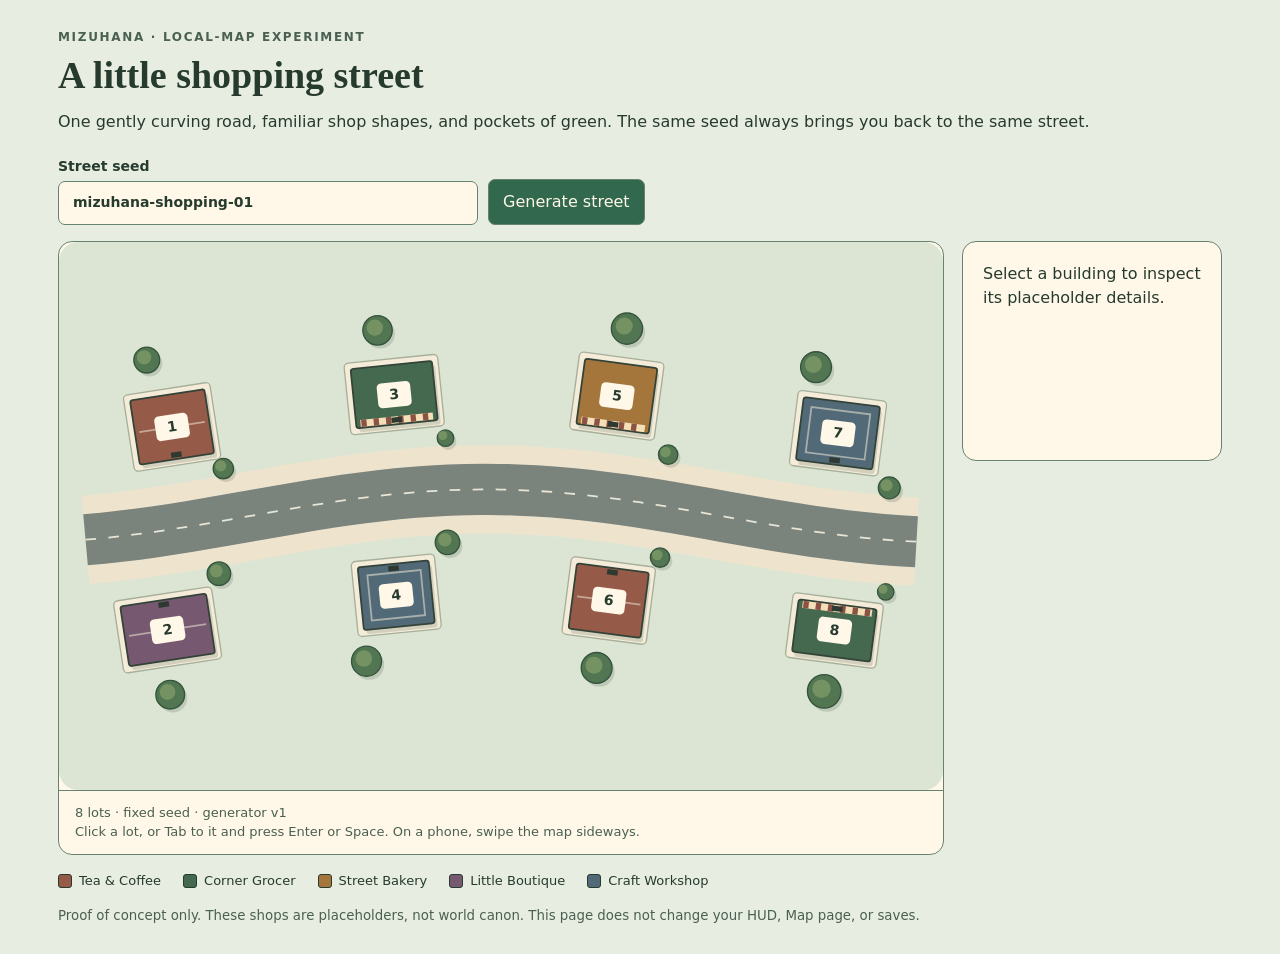
<file: prototypes/local-map/index.html>
<!doctype html>
<html lang="en"><head><meta charset="utf-8"><meta name="viewport" content="width=device-width, initial-scale=1"><title>Mizuhana · Shopping Street Prototype</title><link rel="stylesheet" href="street.css"></head>
<body><main data-mizu-street><header><div class="eyebrow">Mizuhana · Local-map experiment</div><h1>A little shopping street</h1><p>One gently curving road, familiar shop shapes, and pockets of green. The same seed always brings you back to the same street.</p></header>
<form><label>Street seed<input name="seed" value="mizuhana-shopping-01" maxlength="200" autocomplete="off"></label><button type="submit">Generate street</button></form>
<div class="workspace"><section class="map-card" aria-label="Shopping street map"><div class="map-scroll"><svg viewBox="0 0 1000 620" role="group" aria-labelledby="street-title"></svg></div><div class="caption"><span data-status></span><br>Click a lot, or Tab to it and press Enter or Space. On a phone, swipe the map sideways.</div></section><aside data-details aria-live="polite" aria-atomic="true"></aside></div>
<ul data-legend aria-label="Building types"></ul><small>Proof of concept only. These shops are placeholders, not world canon. This page does not change your HUD, Map page, or saves.</small>
</main><script src="street.js"></script></body></html>
</file>
<file: prototypes/local-map/street.css>
/* Semantic roles reuse the HUD's Moriyama palette; isolated to the prototype. */
:root { --mizu-bg:#e8ede2; --mizu-panel:#fff8e9; --mizu-text:#263a2d; --mizu-muted:#4a6050; --mizu-border:#67836f; --mizu-accent:#32684e; --mizu-focus:#975239; }
* { box-sizing:border-box; }
body { margin:0; background:var(--mizu-bg); color:var(--mizu-text); font:16px/1.5 system-ui,sans-serif; }
main { max-width:1220px; padding:28px; margin:auto; }
h1 { font:600 clamp(25px,4vw,38px)/1.15 Georgia,serif; margin:8px 0 12px; }
h2 { font-size:20px; margin:0 0 12px; }
p { margin:0 0 14px; }
.eyebrow { font-size:12px; letter-spacing:.14em; text-transform:uppercase; font-weight:700; color:var(--mizu-muted); }
form { display:flex; flex-wrap:wrap; gap:10px; align-items:end; margin:22px 0 16px; }
label { display:grid; gap:4px; font-size:14px; font-weight:600; flex:1; max-width:420px; }
input,button { font:inherit; border:1px solid var(--mizu-border); border-radius:7px; padding:10px 14px; min-height:44px; }
input { width:100%; min-width:0; background:var(--mizu-panel); color:var(--mizu-text); }
button { background:var(--mizu-accent); color:#fff8e9; cursor:pointer; }
input:focus-visible,button:focus-visible { outline:3px solid var(--mizu-focus); outline-offset:3px; }
.workspace { display:grid; grid-template-columns:minmax(0,1fr) 260px; gap:18px; align-items:start; }
.map-card,aside { border:1px solid var(--mizu-border); border-radius:14px; background:var(--mizu-panel); overflow:hidden; }
.map-scroll { overflow-x:auto; }
svg { display:block; width:100%; min-width:640px; height:auto; }
.caption { padding:12px 16px; border-top:1px solid var(--mizu-border); color:var(--mizu-muted); font-size:13px; }
aside { padding:20px; min-height:220px; }
small { color:var(--mizu-muted); display:block; }
ul { display:flex; flex-wrap:wrap; gap:8px 22px; list-style:none; padding:0; margin:16px 0; font-size:13px; }
li { display:flex; align-items:center; gap:7px; }
.swatch { width:14px; height:14px; border-radius:3px; border:1px solid var(--mizu-text); }
.ground { fill:#dce5d3; }.sidewalk { fill:none; stroke:#eee4ce; stroke-width:100; }.road { fill:none; stroke:#7b837d; stroke-width:58; }.road-center { fill:none; stroke:#e7e6d6; stroke-width:2; stroke-dasharray:12 14; }
.tree-shadow,.building-shadow { fill:#23382d; opacity:.16; }.tree { fill:#527652; stroke:#34533c; stroke-width:1.5; }.tree-light { fill:#759263; }
.building { cursor:pointer; }.lot { fill:#f4ecd9; stroke:#a5af9a; stroke-width:1.5; }.footprint { stroke:#334338; stroke-width:2; }.roof-ridge,.roof-inset { fill:none; stroke:#efe6d3; stroke-width:2; opacity:.55; }.awning { fill:#f4dfb8; }.awning-stripe { stroke:#8b5344; stroke-width:6; }.door { fill:#2d3931; }.number-plate { fill:#fff8e9; }.lot-number { fill:#263a2d; font:bold 16px system-ui,sans-serif; pointer-events:none; }
.building:hover .lot { stroke:#263a2d; stroke-width:3; }.building:focus { outline:none; }.building:focus-visible .lot { stroke:var(--mizu-focus); stroke-width:5; stroke-dasharray:6 3; }.building[aria-pressed="true"] .footprint { stroke:#fff8e9; stroke-width:5; }.building[aria-pressed="true"] .lot { stroke:#263a2d; stroke-width:5; }
@media(max-width:850px) { main { padding:18px 12px; }.workspace { grid-template-columns:1fr; }aside { min-height:150px; } }
</file>
